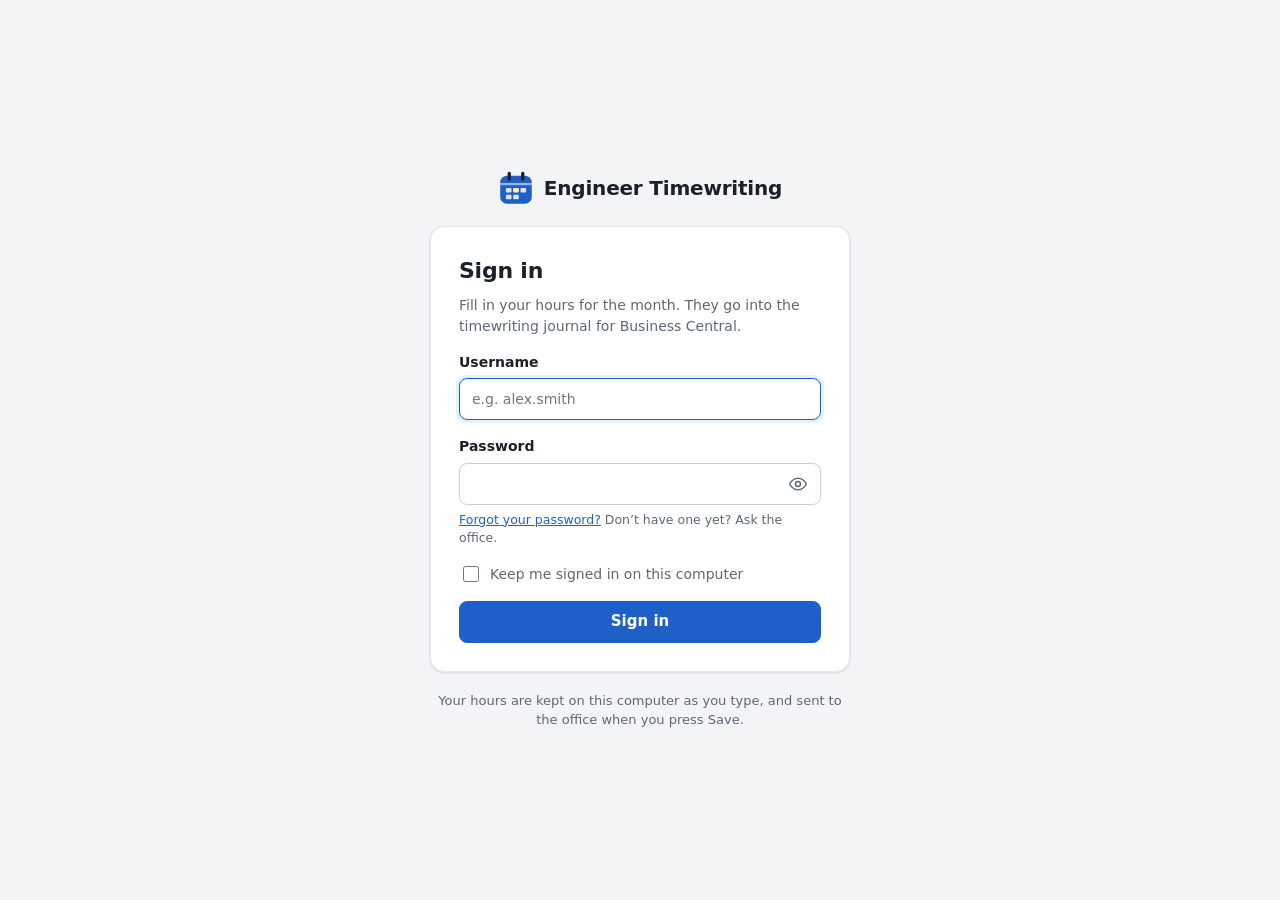
<file: site/index.html>
<!doctype html>
<html lang="en">
<head>
  <meta charset="utf-8">
  <meta name="viewport" content="width=device-width, initial-scale=1">
  <meta http-equiv="Content-Security-Policy" content="default-src 'none'; script-src 'self'; style-src 'self'; img-src 'self' data:; connect-src 'self' https://api.github.com; object-src 'none'; base-uri 'none'; form-action 'none'; frame-src 'none'; worker-src 'none'; manifest-src 'none'; require-trusted-types-for 'script'; trusted-types 'none'; upgrade-insecure-requests">
  <meta name="referrer" content="no-referrer">
  <meta name="robots" content="noindex">
  <title>Sign in · Engineer Timewriting</title>
  <link rel="icon" href="assets/favicon.svg" type="image/svg+xml">
  <link rel="stylesheet" href="assets/styles.css">
  <script type="module" src="assets/signin.js"></script>
</head>
<body class="signin-page">
  <main class="signin">
    <div class="brand brand-lg">
      <svg viewBox="0 0 32 32" aria-hidden="true"><rect class="bm-bg" x="2" y="5" width="28" height="25" rx="6"/><path class="bm-line" d="M2 12.5h28"/><path class="bm-pin" d="M10 3v5M22 3v5"/><rect class="bm-cell" x="7" y="16" width="5" height="4" rx="1"/><rect class="bm-cell bm-hot" x="13.5" y="16" width="5" height="4" rx="1"/><rect class="bm-cell" x="20" y="16" width="5" height="4" rx="1"/><rect class="bm-cell" x="7" y="22" width="5" height="4" rx="1"/><rect class="bm-cell" x="13.5" y="22" width="5" height="4" rx="1"/></svg>
      <span>Engineer Timewriting</span>
    </div>
    <form id="signin-form" class="card signin-card" novalidate>
      <h1>Sign in</h1>
      <p class="muted">Fill in your hours for the month. They go into the timewriting journal for Business Central.</p>
      <label class="field">
        <span>Username</span>
        <input id="username" name="username" autocomplete="username" autocapitalize="none" spellcheck="false" maxlength="40" placeholder="e.g. alex.smith" required>
      </label>
      <label class="field">
        <span>Password</span>
        <span class="password-wrap">
          <input id="password" name="password" type="password" autocomplete="current-password" required>
          <button id="peek" class="peek-btn" type="button" aria-label="Hold to show the password" title="Hold to show the password">
            <svg viewBox="0 0 24 24" aria-hidden="true"><path class="eye" d="M2 12s3.6-7 10-7 10 7 10 7-3.6 7-10 7S2 12 2 12z"/><circle class="eye" cx="12" cy="12" r="3"/><path class="slash" d="M4 4l16 16"/></svg>
          </button>
        </span>
        <small><a href="forgot.html">Forgot your password?</a> Don’t have one yet? Ask the office.</small>
      </label>
      <label class="check"><input id="remember" type="checkbox"> Keep me signed in on this computer</label>
      <p id="message" class="form-message" role="alert" hidden></p>
      <button id="submit" class="btn btn-primary btn-block" type="submit">Sign in</button>
    </form>
    <p class="signin-foot muted">Your hours are kept on this computer as you type, and sent to the office when you press Save.</p>
  </main>
</body>
</html>
</file>
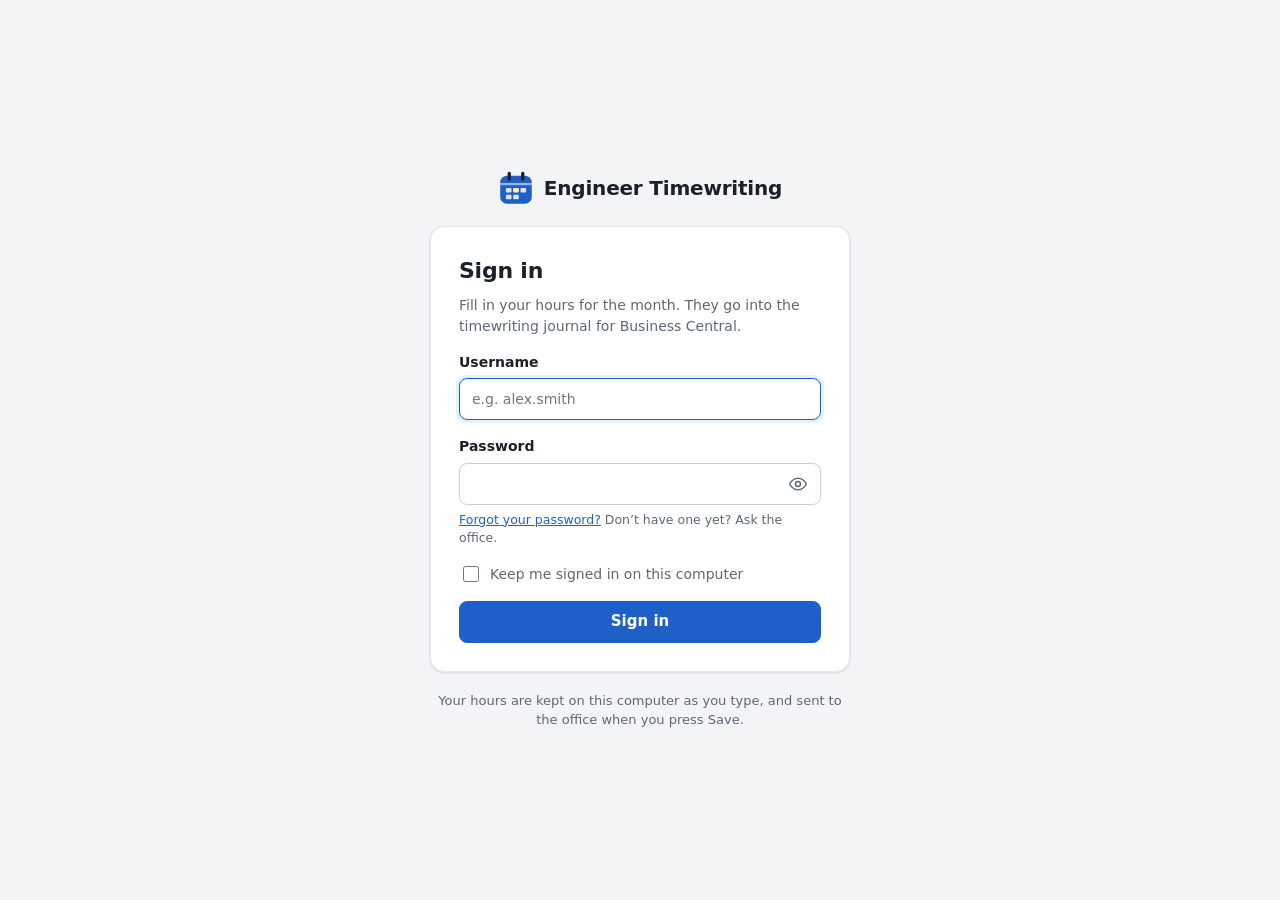
<file: site/admin.html>
<!doctype html>
<html lang="en">
<head>
  <meta charset="utf-8">
  <meta name="viewport" content="width=device-width, initial-scale=1">
  <meta http-equiv="Content-Security-Policy" content="default-src 'none'; script-src 'self'; style-src 'self'; img-src 'self' data:; connect-src 'self' https://api.github.com; object-src 'none'; base-uri 'none'; form-action 'none'; frame-src 'none'; worker-src 'none'; manifest-src 'none'; require-trusted-types-for 'script'; trusted-types 'none'; upgrade-insecure-requests">
  <meta name="referrer" content="no-referrer">
  <meta name="robots" content="noindex">
  <title>Admin · Engineer Timewriting</title>
  <link rel="icon" href="assets/favicon.svg" type="image/svg+xml">
  <link rel="stylesheet" href="assets/styles.css">
  <script type="module" src="assets/admin.js"></script>
</head>
<body class="home-page">
  <header class="topbar">
    <a class="brand" href="admin.html">
      <svg viewBox="0 0 32 32" aria-hidden="true"><rect class="bm-bg" x="2" y="5" width="28" height="25" rx="6"/><path class="bm-line" d="M2 12.5h28"/><path class="bm-pin" d="M10 3v5M22 3v5"/><rect class="bm-cell" x="7" y="16" width="5" height="4" rx="1"/><rect class="bm-cell bm-hot" x="13.5" y="16" width="5" height="4" rx="1"/><rect class="bm-cell" x="20" y="16" width="5" height="4" rx="1"/><rect class="bm-cell" x="7" y="22" width="5" height="4" rx="1"/><rect class="bm-cell" x="13.5" y="22" width="5" height="4" rx="1"/></svg>
      <span>Engineer Timewriting</span>
    </a>
    <span class="topbar-title">Admin</span>
    <div class="user">
      <a id="timesheets-link" class="btn btn-sm" href="home.html" hidden>My timesheets</a>
      <span id="user-name" class="user-name"></span>
      <a class="btn btn-ghost btn-sm" href="settings.html">Settings</a>
      <a class="btn btn-ghost btn-sm" href="index.html?signout=1">Sign out</a>
    </div>
  </header>

  <main class="home home-wide">
    <div id="notices" class="notices" aria-live="polite"></div>

    <section id="jobs-card" class="card admin-card" aria-labelledby="jobs-title">
      <div class="card-head">
        <h1 id="jobs-title">Job list</h1>
        <p id="jobs-current" class="muted">Loading…</p>
      </div>
      <div class="card-body">
        <label id="dropzone" class="dropzone">
          <input id="report-file" class="sr-only" type="file" accept=".xlsx,application/vnd.openxmlformats-officedocument.spreadsheetml.sheet">
          <span class="dropzone-icon" aria-hidden="true">⇪</span>
          <strong>Upload a new Job Task Overview report</strong>
          <span class="muted">Drop the .xlsx exported from Business Central here, or click to choose it. It replaces the current report.</span>
        </label>
        <ol id="upload-steps" class="steps" aria-live="polite" hidden></ol>
      </div>
    </section>

    <section id="sheets-card" class="card admin-card" aria-labelledby="sheets-title">
      <div class="card-head">
        <h2 id="sheets-title">Timesheets from spreadsheets</h2>
        <p class="muted">When engineers send you their timesheet spreadsheets, drop them all here. Each one fills in that engineer’s month as if they’d typed it in themselves. Check the list, press Allow write access, then Save: nothing is saved before that.</p>
      </div>
      <div class="card-body">
        <label id="sheet-drop" class="dropzone disabled">
          <input id="sheet-files" class="sr-only" type="file" multiple disabled accept=".xlsx,.xlsm,application/vnd.openxmlformats-officedocument.spreadsheetml.sheet,application/vnd.ms-excel.sheet.macroEnabled.12">
          <span class="dropzone-icon" aria-hidden="true">⇪</span>
          <strong>Drop engineers’ timesheet spreadsheets here</strong>
          <span id="sheet-drop-hint" class="muted">Any number of .xlsx files at once, or click to choose them. The first sheet of each is read on this computer; who and which month come from the spreadsheet.</span>
        </label>
        <div id="sheet-list" aria-live="polite"></div>
      </div>
    </section>

    <section id="staff-card" class="card admin-card" aria-labelledby="staff-title">
      <div class="card-head">
        <h2 id="staff-title">Engineers</h2>
        <p class="muted">Who can sign in to fill in timesheets, and the recharge rate (per hour) used in their journal lines. Changes apply to every month that isn’t closed.</p>
      </div>
      <div id="staff" class="card-body"><p class="muted">Loading…</p></div>
    </section>

    <section id="journals-card" class="card admin-card" aria-labelledby="journals-title">
      <div class="card-head">
        <h2 id="journals-title">Journals</h2>
        <p class="muted">Rebuilt automatically each time an engineer saves. Download the journal (Excel) to upload to Business Central, then <strong>Close</strong> the month: that freezes its journal, so later changes to timesheets or rates don’t alter it.</p>
        <label class="check workbook-option"><input id="include-empty" type="checkbox" checked> Include jobs with no hours in the engineer workbooks</label>
      </div>
      <div id="journals" class="card-body"><p class="muted">Loading…</p></div>
    </section>
  </main>
</body>
</html>
</file>
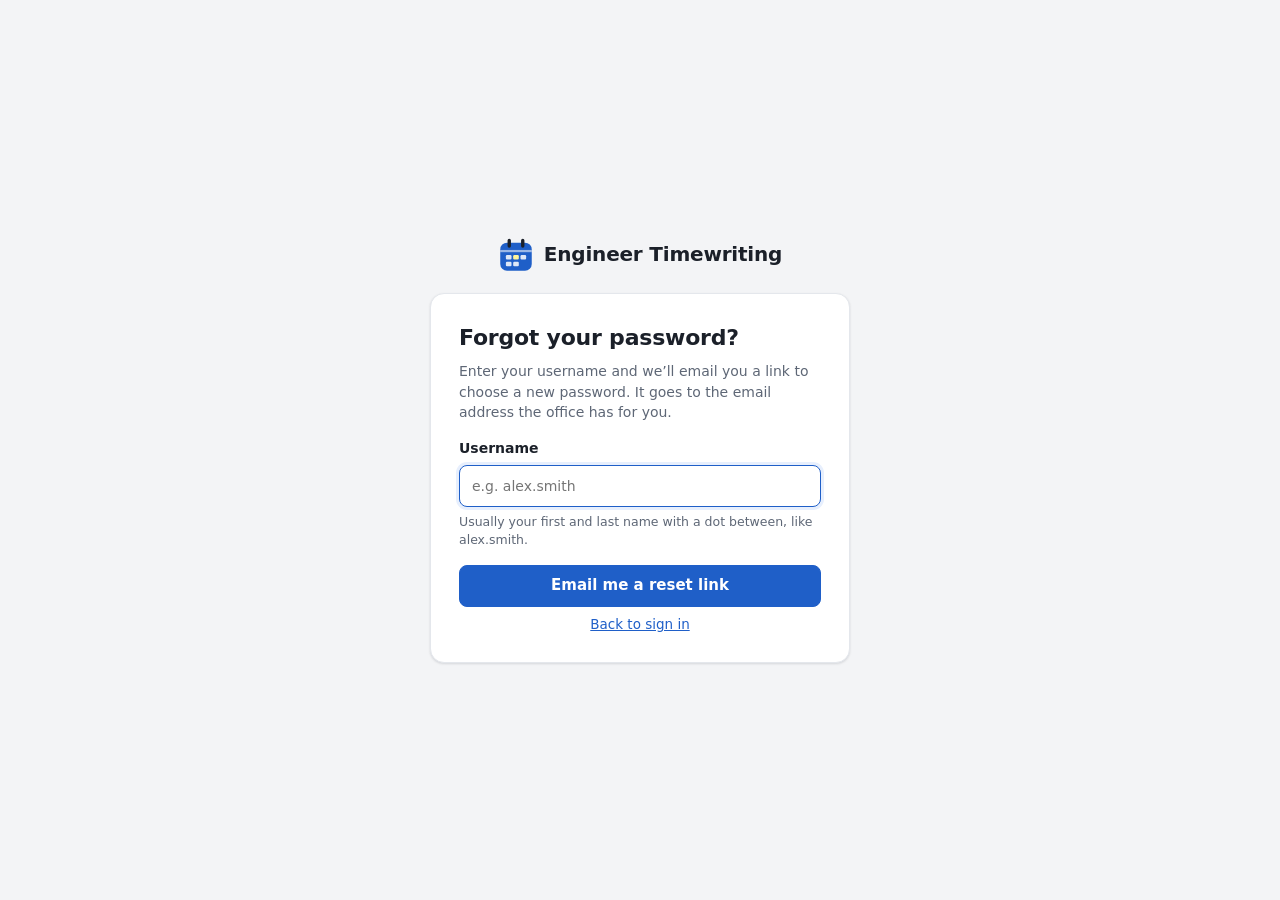
<file: site/forgot.html>
<!doctype html>
<html lang="en">
<head>
  <meta charset="utf-8">
  <meta name="viewport" content="width=device-width, initial-scale=1">
  <meta http-equiv="Content-Security-Policy" content="default-src 'none'; script-src 'self'; style-src 'self'; img-src 'self' data:; connect-src 'self' https://script.google.com https://script.googleusercontent.com; object-src 'none'; base-uri 'none'; form-action 'none'; frame-src 'none'; worker-src 'none'; manifest-src 'none'; require-trusted-types-for 'script'; trusted-types 'none'; upgrade-insecure-requests">
  <meta name="referrer" content="no-referrer">
  <meta name="robots" content="noindex">
  <title>Forgot your password · Engineer Timewriting</title>
  <link rel="icon" href="assets/favicon.svg" type="image/svg+xml">
  <link rel="stylesheet" href="assets/styles.css">
  <script type="module" src="assets/forgot.js"></script>
</head>
<body class="signin-page">
  <main class="signin">
    <div class="brand brand-lg">
      <svg viewBox="0 0 32 32" aria-hidden="true"><rect class="bm-bg" x="2" y="5" width="28" height="25" rx="6"/><path class="bm-line" d="M2 12.5h28"/><path class="bm-pin" d="M10 3v5M22 3v5"/><rect class="bm-cell" x="7" y="16" width="5" height="4" rx="1"/><rect class="bm-cell bm-hot" x="13.5" y="16" width="5" height="4" rx="1"/><rect class="bm-cell" x="20" y="16" width="5" height="4" rx="1"/><rect class="bm-cell" x="7" y="22" width="5" height="4" rx="1"/><rect class="bm-cell" x="13.5" y="22" width="5" height="4" rx="1"/></svg>
      <span>Engineer Timewriting</span>
    </div>
    <form id="forgot-form" class="card signin-card" novalidate>
      <h1>Forgot your password?</h1>
      <p id="forgot-intro" class="muted">Enter your username and we’ll email you a link to choose a new password. It goes to the email address the office has for you.</p>
      <label class="field">
        <span>Username</span>
        <input id="username" name="username" autocomplete="username" autocapitalize="none" spellcheck="false" maxlength="40" placeholder="e.g. alex.smith" required>
        <small>Usually your first and last name with a dot between, like alex.smith.</small>
      </label>
      <p id="message" class="form-message" role="alert" hidden></p>
      <button id="submit" class="btn btn-primary btn-block" type="submit">Email me a reset link</button>
      <p class="signin-alt"><a href="index.html">Back to sign in</a></p>
    </form>
    <section id="sent" class="card signin-card" hidden aria-labelledby="sent-title">
      <h1 id="sent-title">Check your email</h1>
      <p>If <strong id="sent-user"></strong> has an email address with the office, a link to choose a new password is on its way.</p>
      <ul class="plain-list muted">
        <li>It usually arrives within a couple of minutes. Check your junk folder too.</li>
        <li>The link works once, for an hour. Your old password keeps working until you use it.</li>
        <li>Nothing arrived? Ask the office for a new password.</li>
      </ul>
      <a class="btn btn-block" href="index.html">Back to sign in</a>
    </section>
    <section id="mail" class="card signin-card" hidden aria-labelledby="mail-title">
      <h1 id="mail-title">Now send the email</h1>
      <p>Your email app should have opened an email to the office asking for a reset link for <strong id="mail-user"></strong>. Send it from your own email.</p>
      <p class="muted">No email app opened? Email <strong id="mail-to"></strong> with the subject “<span id="mail-subject"></span>”.</p>
      <ul class="plain-list muted">
        <li>The link goes to the email address the office has for you, usually within an hour: the website checks the office’s email every half hour or so. Check your junk folder too.</li>
        <li>The link works once, for an hour. Your old password keeps working until you use it.</li>
        <li>Nothing arrived? Ask the office for a new password.</li>
      </ul>
      <a id="mail-link" class="btn btn-block" href="index.html">Open the email again</a>
      <a class="btn btn-ghost btn-block" href="index.html">Back to sign in</a>
    </section>
    <section id="off" class="card signin-card" hidden>
      <h1>Forgot your password?</h1>
      <p>Resetting a password by email isn’t switched on yet. Please ask the office for a new password.</p>
      <a class="btn btn-block" href="index.html">Back to sign in</a>
    </section>
  </main>
</body>
</html>
</file>
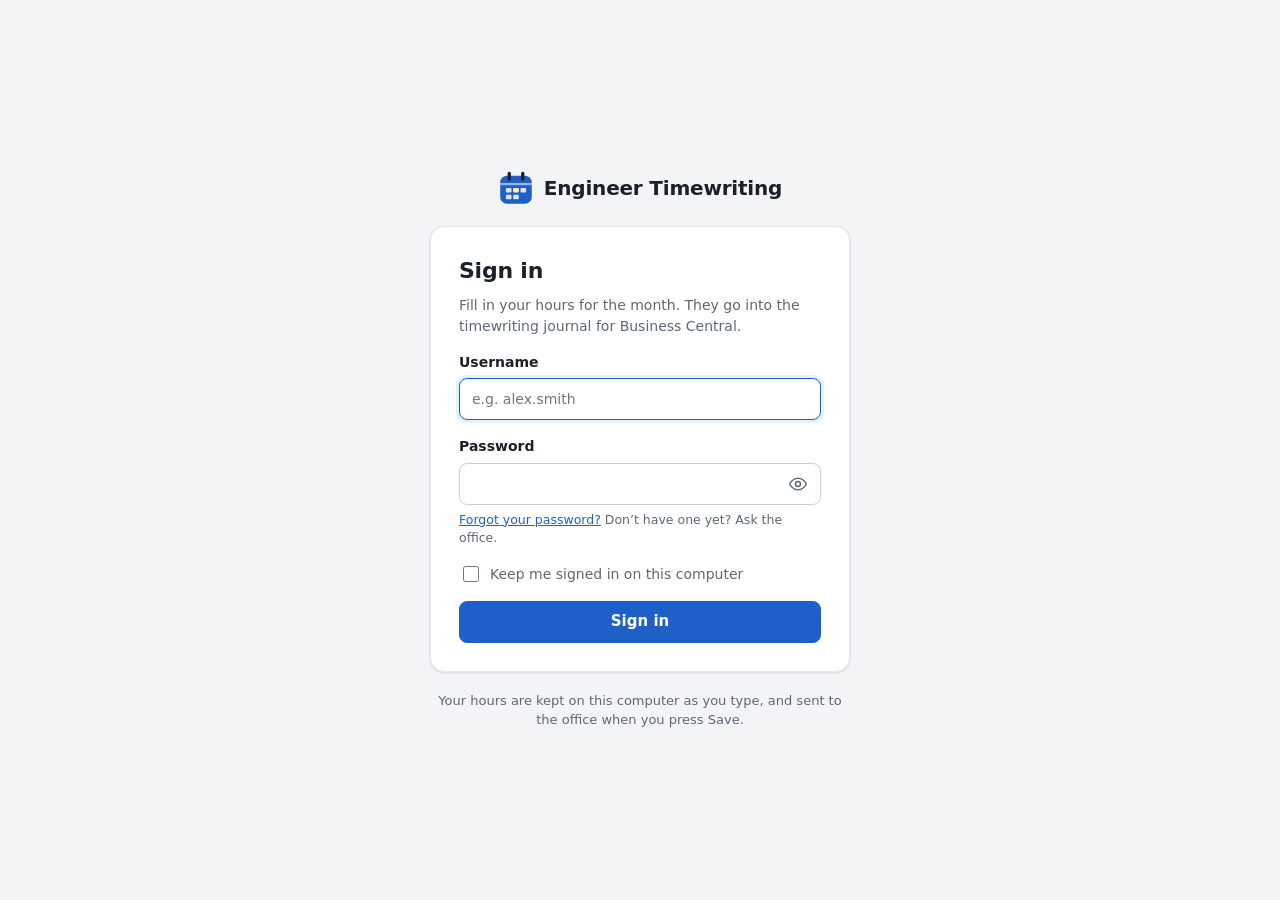
<file: site/home.html>
<!doctype html>
<html lang="en">
<head>
  <meta charset="utf-8">
  <meta name="viewport" content="width=device-width, initial-scale=1">
  <meta http-equiv="Content-Security-Policy" content="default-src 'none'; script-src 'self'; style-src 'self'; img-src 'self' data:; connect-src 'self' https://api.github.com; object-src 'none'; base-uri 'none'; form-action 'none'; frame-src 'none'; worker-src 'none'; manifest-src 'none'; require-trusted-types-for 'script'; trusted-types 'none'; upgrade-insecure-requests">
  <meta name="referrer" content="no-referrer">
  <meta name="robots" content="noindex">
  <title>My timesheets · Engineer Timewriting</title>
  <link rel="icon" href="assets/favicon.svg" type="image/svg+xml">
  <link rel="stylesheet" href="assets/styles.css">
  <script type="module" src="assets/home.js"></script>
</head>
<body class="home-page">
  <header class="topbar">
    <a class="brand" href="home.html">
      <svg viewBox="0 0 32 32" aria-hidden="true"><rect class="bm-bg" x="2" y="5" width="28" height="25" rx="6"/><path class="bm-line" d="M2 12.5h28"/><path class="bm-pin" d="M10 3v5M22 3v5"/><rect class="bm-cell" x="7" y="16" width="5" height="4" rx="1"/><rect class="bm-cell bm-hot" x="13.5" y="16" width="5" height="4" rx="1"/><rect class="bm-cell" x="20" y="16" width="5" height="4" rx="1"/><rect class="bm-cell" x="7" y="22" width="5" height="4" rx="1"/><rect class="bm-cell" x="13.5" y="22" width="5" height="4" rx="1"/></svg>
      <span>Engineer Timewriting</span>
    </a>
    <span></span>
    <div class="user">
      <a id="admin-link" class="btn btn-sm" href="admin.html" hidden>Admin</a>
      <span id="user-name" class="user-name"></span>
      <a class="btn btn-ghost btn-sm" href="settings.html">Settings</a>
      <a class="btn btn-ghost btn-sm" href="index.html?signout=1">Sign out</a>
    </div>
  </header>

  <main class="home">
    <div id="notices" class="notices" aria-live="polite"></div>

    <section class="card sheets-card" aria-labelledby="all-sheets">
      <div class="sheets-head sheets-head-actions">
        <div>
          <h1 id="all-sheets">Your timesheets</h1>
          <p id="sheets-hint" class="muted">Open a month to fill in or change your hours. <strong>New timesheet</strong> starts another month, empty or with the job template copied from one you’ve done before.</p>
        </div>
        <button id="new-sheet" class="btn btn-primary" type="button" hidden>New timesheet</button>
      </div>
      <div id="new-panel" class="new-panel" hidden></div>
      <div id="sheets" class="sheets-body"><p class="muted pad">Loading…</p></div>
    </section>

    <p id="meta" class="meta"></p>
  </main>
</body>
</html>
</file>
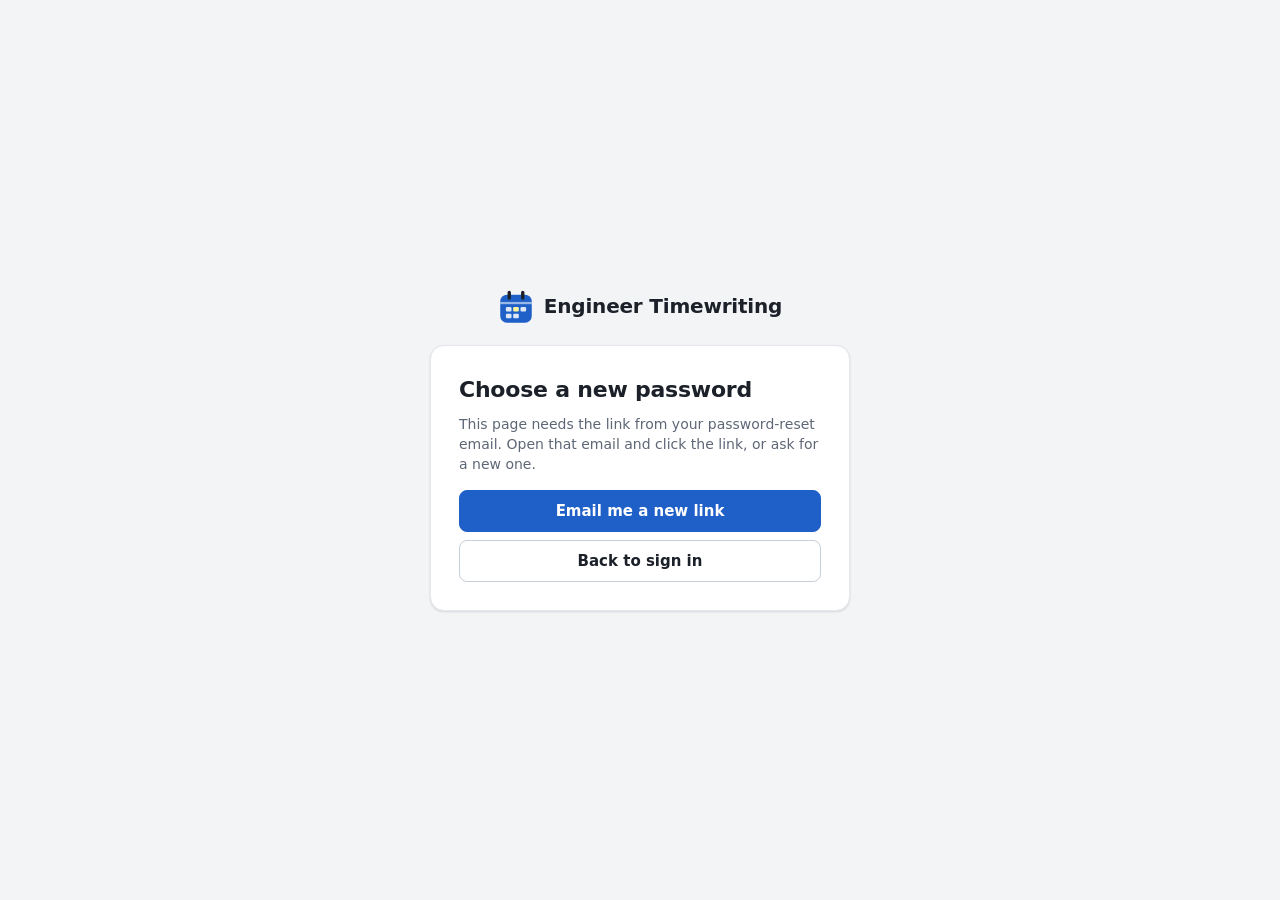
<file: site/reset.html>
<!doctype html>
<html lang="en">
<head>
  <meta charset="utf-8">
  <meta name="viewport" content="width=device-width, initial-scale=1">
  <meta http-equiv="Content-Security-Policy" content="default-src 'none'; script-src 'self'; style-src 'self'; img-src 'self' data:; connect-src 'self' https://api.github.com; object-src 'none'; base-uri 'none'; form-action 'none'; frame-src 'none'; worker-src 'none'; manifest-src 'none'; require-trusted-types-for 'script'; trusted-types 'none'; upgrade-insecure-requests">
  <meta name="referrer" content="no-referrer">
  <meta name="robots" content="noindex">
  <title>Choose a new password · Engineer Timewriting</title>
  <link rel="icon" href="assets/favicon.svg" type="image/svg+xml">
  <link rel="stylesheet" href="assets/styles.css">
  <script type="module" src="assets/reset.js"></script>
</head>
<body class="signin-page">
  <main class="signin">
    <div class="brand brand-lg">
      <svg viewBox="0 0 32 32" aria-hidden="true"><rect class="bm-bg" x="2" y="5" width="28" height="25" rx="6"/><path class="bm-line" d="M2 12.5h28"/><path class="bm-pin" d="M10 3v5M22 3v5"/><rect class="bm-cell" x="7" y="16" width="5" height="4" rx="1"/><rect class="bm-cell bm-hot" x="13.5" y="16" width="5" height="4" rx="1"/><rect class="bm-cell" x="20" y="16" width="5" height="4" rx="1"/><rect class="bm-cell" x="7" y="22" width="5" height="4" rx="1"/><rect class="bm-cell" x="13.5" y="22" width="5" height="4" rx="1"/></svg>
      <span>Engineer Timewriting</span>
    </div>
    <section id="status" class="card signin-card" aria-live="polite">
      <h1 id="status-title">Checking your link…</h1>
      <p id="status-text" class="muted">This takes a moment.</p>
      <div id="status-actions"></div>
    </section>
    <form id="reset-form" class="card signin-card" novalidate hidden>
      <h1>Choose a new password</h1>
      <p class="muted">For <strong id="reset-user"></strong>. Use at least 12 characters: a few words with spaces works well. Capitals, spaces and dashes don’t matter.</p>
      <label class="field">
        <span>New password</span>
        <span class="password-wrap">
          <input id="new-password" type="password" autocomplete="new-password" required>
          <button id="peek-new" class="peek-btn" type="button" aria-label="Hold to show the password" title="Hold to show the password">
            <svg viewBox="0 0 24 24" aria-hidden="true"><path class="eye" d="M2 12s3.6-7 10-7 10 7 10 7-3.6 7-10 7S2 12 2 12z"/><circle class="eye" cx="12" cy="12" r="3"/><path class="slash" d="M4 4l16 16"/></svg>
          </button>
        </span>
      </label>
      <label class="field">
        <span>New password again</span>
        <span class="password-wrap">
          <input id="new-password-again" type="password" autocomplete="new-password" required>
          <button id="peek-again" class="peek-btn" type="button" aria-label="Hold to show the password" title="Hold to show the password">
            <svg viewBox="0 0 24 24" aria-hidden="true"><path class="eye" d="M2 12s3.6-7 10-7 10 7 10 7-3.6 7-10 7S2 12 2 12z"/><circle class="eye" cx="12" cy="12" r="3"/><path class="slash" d="M4 4l16 16"/></svg>
          </button>
        </span>
      </label>
      <p id="message" class="form-message" role="alert" hidden></p>
      <button id="submit" class="btn btn-primary btn-block" type="submit">Set my new password</button>
      <p class="signin-alt muted">This link works once, until <span id="reset-expires"></span>.</p>
    </form>
  </main>
</body>
</html>
</file>
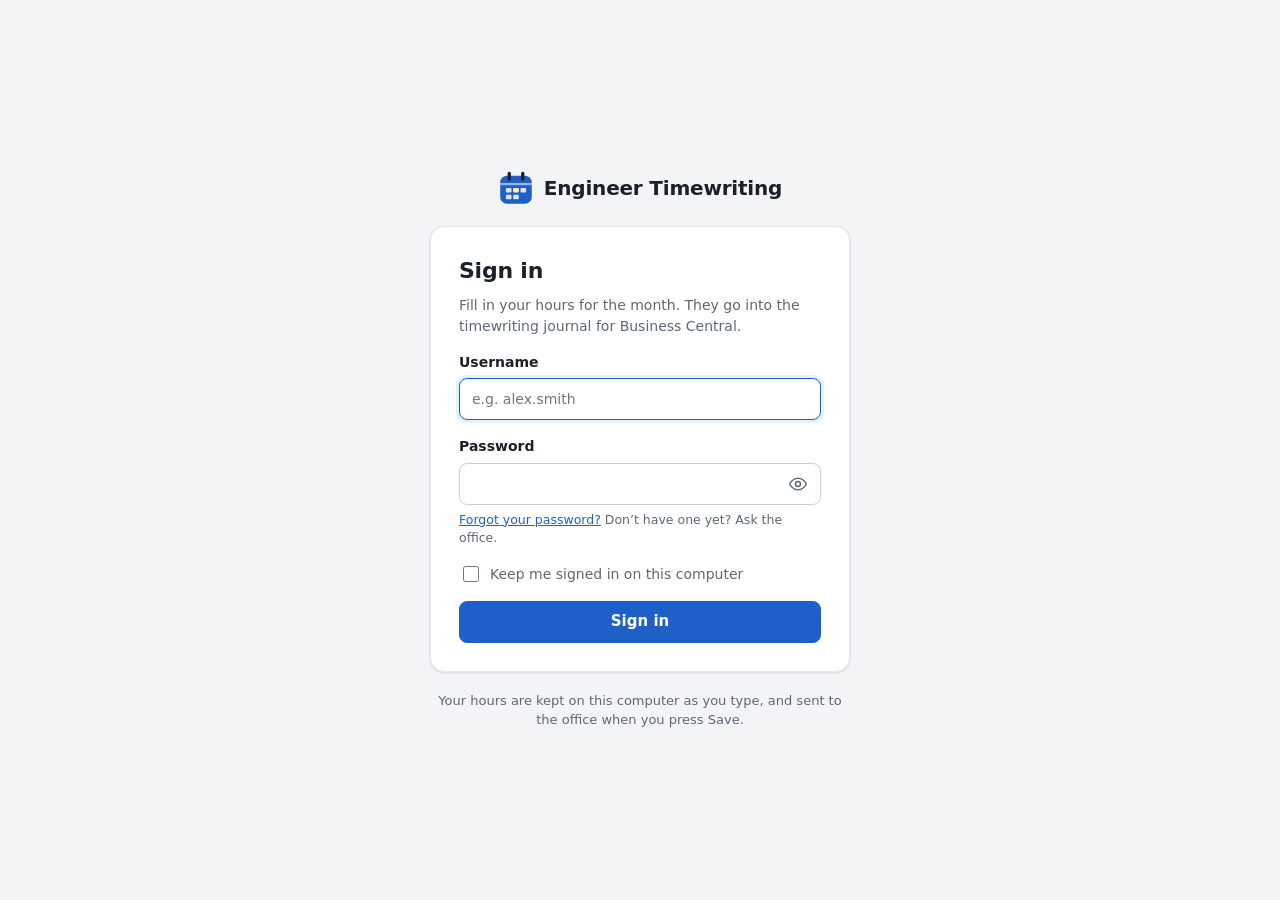
<file: site/settings.html>
<!doctype html>
<html lang="en">
<head>
  <meta charset="utf-8">
  <meta name="viewport" content="width=device-width, initial-scale=1">
  <meta http-equiv="Content-Security-Policy" content="default-src 'none'; script-src 'self'; style-src 'self'; img-src 'self' data:; connect-src 'self' https://api.github.com; object-src 'none'; base-uri 'none'; form-action 'none'; frame-src 'none'; worker-src 'none'; manifest-src 'none'; require-trusted-types-for 'script'; trusted-types 'none'; upgrade-insecure-requests">
  <meta name="referrer" content="no-referrer">
  <meta name="robots" content="noindex">
  <title>Settings · Engineer Timewriting</title>
  <link rel="icon" href="assets/favicon.svg" type="image/svg+xml">
  <link rel="stylesheet" href="assets/styles.css">
  <script type="module" src="assets/settings.js"></script>
</head>
<body class="home-page">
  <header class="topbar">
    <a class="brand" href="home.html">
      <svg viewBox="0 0 32 32" aria-hidden="true"><rect class="bm-bg" x="2" y="5" width="28" height="25" rx="6"/><path class="bm-line" d="M2 12.5h28"/><path class="bm-pin" d="M10 3v5M22 3v5"/><rect class="bm-cell" x="7" y="16" width="5" height="4" rx="1"/><rect class="bm-cell bm-hot" x="13.5" y="16" width="5" height="4" rx="1"/><rect class="bm-cell" x="20" y="16" width="5" height="4" rx="1"/><rect class="bm-cell" x="7" y="22" width="5" height="4" rx="1"/><rect class="bm-cell" x="13.5" y="22" width="5" height="4" rx="1"/></svg>
      <span>Engineer Timewriting</span>
    </a>
    <span></span>
    <div class="user">
      <a id="timesheets-link" class="btn btn-sm" href="home.html" hidden>My timesheets</a>
      <a id="admin-link" class="btn btn-sm" href="admin.html" hidden>Admin</a>
      <span id="user-name" class="user-name"></span>
      <a class="btn btn-ghost btn-sm" href="index.html?signout=1">Sign out</a>
    </div>
  </header>

  <main class="settings">
    <div id="notices" class="notices" aria-live="polite"></div>
    <h1 class="page-title">Settings</h1>

    <section class="card settings-card" aria-labelledby="account-title">
      <h2 id="account-title">Your account</h2>
      <dl class="facts">
        <div><dt>Name</dt><dd id="acct-name">…</dd></div>
        <div><dt>Username</dt><dd id="acct-username">…</dd></div>
        <div><dt>Access</dt><dd id="acct-role">…</dd></div>
      </dl>
    </section>

    <section class="card settings-card" aria-labelledby="pw-title">
      <h2 id="pw-title">Change your password</h2>
      <form id="pw-form" class="settings-form" novalidate>
        <p class="muted">Choose a password only you know: at least 12 characters (a few words with spaces works well). Capitals, spaces and dashes don’t matter. The office never sees it.</p>
        <label class="field">
          <span>Current password</span>
          <span class="password-wrap">
            <input id="current-password" type="password" autocomplete="current-password" required>
            <button id="peek-current" class="peek-btn" type="button" aria-label="Hold to show the password" title="Hold to show the password">
              <svg viewBox="0 0 24 24" aria-hidden="true"><path class="eye" d="M2 12s3.6-7 10-7 10 7 10 7-3.6 7-10 7S2 12 2 12z"/><circle class="eye" cx="12" cy="12" r="3"/><path class="slash" d="M4 4l16 16"/></svg>
            </button>
          </span>
        </label>
        <label class="field">
          <span>New password</span>
          <span class="password-wrap">
            <input id="new-password" type="password" autocomplete="new-password" required>
            <button id="peek-new" class="peek-btn" type="button" aria-label="Hold to show the password" title="Hold to show the password">
              <svg viewBox="0 0 24 24" aria-hidden="true"><path class="eye" d="M2 12s3.6-7 10-7 10 7 10 7-3.6 7-10 7S2 12 2 12z"/><circle class="eye" cx="12" cy="12" r="3"/><path class="slash" d="M4 4l16 16"/></svg>
            </button>
          </span>
        </label>
        <label class="field">
          <span>New password again</span>
          <span class="password-wrap">
            <input id="new-password-again" type="password" autocomplete="new-password" required>
            <button id="peek-again" class="peek-btn" type="button" aria-label="Hold to show the password" title="Hold to show the password">
              <svg viewBox="0 0 24 24" aria-hidden="true"><path class="eye" d="M2 12s3.6-7 10-7 10 7 10 7-3.6 7-10 7S2 12 2 12z"/><circle class="eye" cx="12" cy="12" r="3"/><path class="slash" d="M4 4l16 16"/></svg>
            </button>
          </span>
        </label>
        <p id="pw-message" class="form-message" role="alert" hidden></p>
        <p id="pw-done" class="form-ok" role="status" hidden></p>
        <button id="pw-submit" class="btn btn-primary" type="submit">Change password</button>
      </form>
    </section>

    <section class="card settings-card" aria-labelledby="email-title">
      <h2 id="email-title">Password reset email</h2>
      <p id="email-text" class="muted">Loading…</p>
    </section>
  </main>
</body>
</html>
</file>
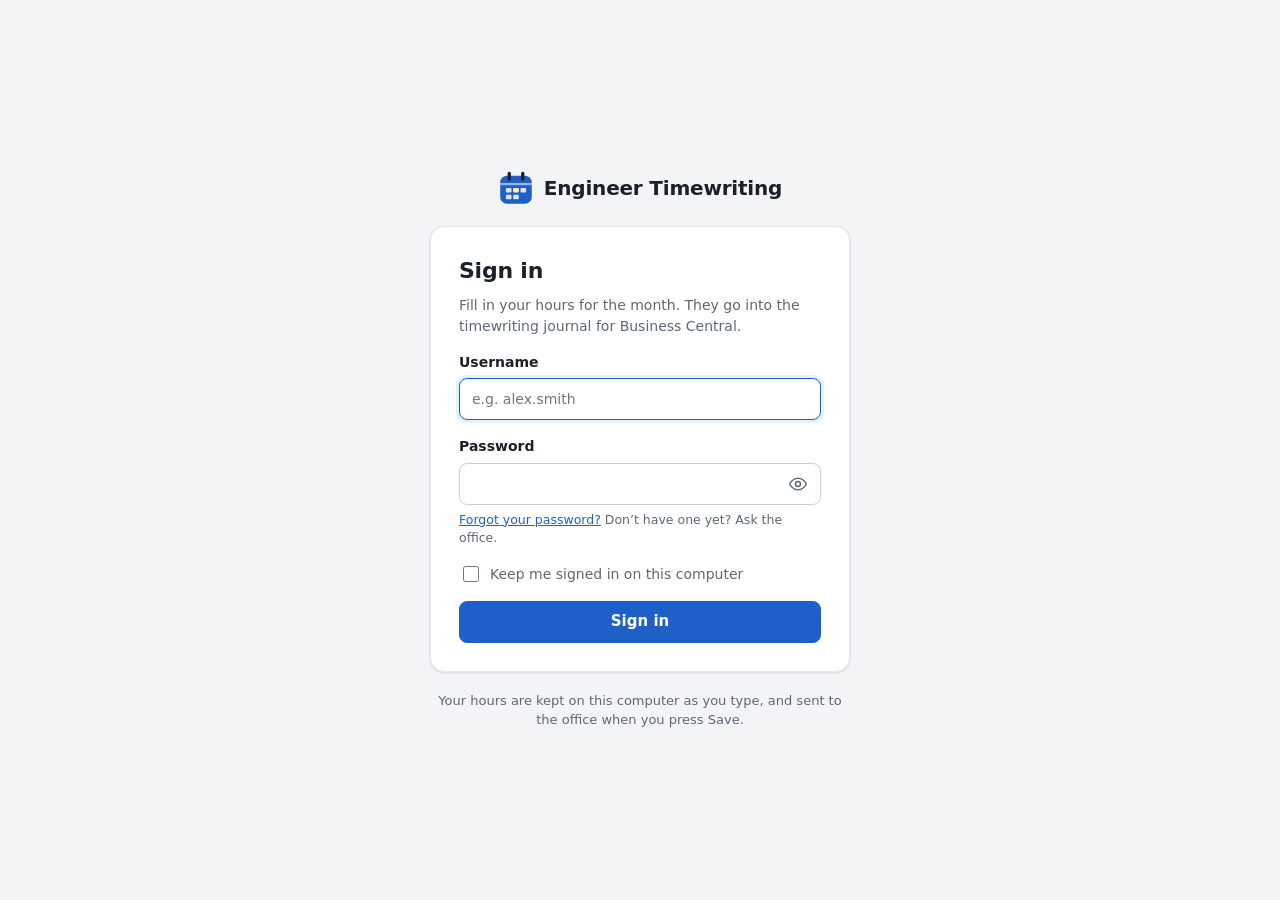
<file: site/timesheet.html>
<!doctype html>
<html lang="en">
<head>
  <meta charset="utf-8">
  <meta name="viewport" content="width=device-width, initial-scale=1">
  <meta http-equiv="Content-Security-Policy" content="default-src 'none'; script-src 'self'; style-src 'self'; img-src 'self' data:; connect-src 'self' https://api.github.com; object-src 'none'; base-uri 'none'; form-action 'none'; frame-src 'none'; worker-src 'none'; manifest-src 'none'; require-trusted-types-for 'script'; trusted-types 'none'; upgrade-insecure-requests">
  <meta name="referrer" content="no-referrer">
  <meta name="robots" content="noindex">
  <title>Timesheet · Engineer Timewriting</title>
  <link rel="icon" href="assets/favicon.svg" type="image/svg+xml">
  <link rel="stylesheet" href="assets/styles.css">
  <script type="module" src="assets/timesheet.js"></script>
</head>
<body class="app-page">
  <header class="topbar">
    <a class="brand" href="home.html">
      <svg viewBox="0 0 32 32" aria-hidden="true"><rect class="bm-bg" x="2" y="5" width="28" height="25" rx="6"/><path class="bm-line" d="M2 12.5h28"/><path class="bm-pin" d="M10 3v5M22 3v5"/><rect class="bm-cell" x="7" y="16" width="5" height="4" rx="1"/><rect class="bm-cell bm-hot" x="13.5" y="16" width="5" height="4" rx="1"/><rect class="bm-cell" x="20" y="16" width="5" height="4" rx="1"/><rect class="bm-cell" x="7" y="22" width="5" height="4" rx="1"/><rect class="bm-cell" x="13.5" y="22" width="5" height="4" rx="1"/></svg>
      <span>Engineer Timewriting</span>
    </a>
    <nav class="month-nav" aria-label="Month">
      <button id="prev-month" class="icon-btn" type="button" aria-label="Previous month">‹</button>
      <h1 id="month-label" class="month-label">&nbsp;</h1>
      <button id="next-month" class="icon-btn" type="button" aria-label="Next month">›</button>
    </nav>
    <div class="user">
      <a class="btn btn-sm" href="home.html">My timesheets</a>
      <span id="user-name" class="user-name"></span>
      <a class="btn btn-ghost btn-sm" href="settings.html">Settings</a>
      <a class="btn btn-ghost btn-sm" href="index.html?signout=1">Sign out</a>
    </div>
  </header>

  <main class="app-main">
    <div id="notices" class="notices" aria-live="polite"></div>
    <div id="loading" class="loading">Opening the job list…</div>
    <div id="grid-wrap" class="grid-wrap" hidden></div>
    <p id="meta" class="meta"></p>
  </main>

  <footer id="savebar" class="savebar" hidden>
    <div class="savebar-status"><span id="save-status" class="save-status" aria-live="polite"></span></div>
    <div id="totals" class="savebar-totals"></div>
    <div class="savebar-actions">
      <button id="sheet-btn" class="btn" type="button" title="Fill this month in from your own timesheet spreadsheet (.xlsx). You can also drop the file onto the page.">Load from spreadsheet</button>
      <input id="sheet-file" type="file" accept=".xlsx,.xlsm,application/vnd.openxmlformats-officedocument.spreadsheetml.sheet,application/vnd.ms-excel.sheet.macroEnabled.12" hidden>
      <button id="preview-btn" class="btn" type="button">Journal preview</button>
      <button id="save-btn" class="btn btn-primary" type="button" title="Save (Ctrl+S)">Save</button>
    </div>
  </footer>

  <dialog id="preview" class="dialog dialog-wide" aria-labelledby="preview-title">
    <div class="dialog-head">
      <h2 id="preview-title">Journal preview</h2>
      <button id="preview-close" class="icon-btn" type="button" aria-label="Close">×</button>
    </div>
    <div id="preview-body" class="dialog-body"></div>
  </dialog>

  <ul id="job-options" class="listbox" role="listbox" aria-label="Open jobs" hidden></ul>
</body>
</html>
</file>
<file: site/assets/styles.css>
/* Engineer Timewriting: one stylesheet for the sign-in and timesheet pages. */

:root {
  --bg: #f3f4f6;
  --surface: #ffffff;
  --head: #f8f9fb;
  --head-weekend: #eef0f4;
  --hover: #f5f7fa;
  --line: #e4e7ec;
  --line-strong: #c8ced8;
  --text: #1b2029;
  --muted: #5e6776;
  --faint: #8b93a1;
  --accent: #1f5fc8;
  --accent-hover: #194fa8;
  --accent-weak: #e7effd;
  --accent-text: #ffffff;
  --weekend: #f6f7f9;
  --today-col: #fffbea;
  --row-focus: rgba(31, 95, 200, 0.05);
  --filled: #f2f6fe;
  --capex: #6a3fc1;
  --capex-bg: #efe8fc;
  --revex: #0d7653;
  --revex-bg: #e1f4ec;
  --danger: #b4231a;
  --danger-bg: #fdeceb;
  --warn: #8a5800;
  --warn-bg: #fff4d9;
  --ok: #0d7653;
  --ok-bg: #e1f4ec;
  --info-bg: #eaf1fd;
  --yellow: #fff59a;
  --shadow: 0 1px 2px rgba(16, 24, 40, 0.05), 0 1px 3px rgba(16, 24, 40, 0.08);
  --shadow-lg: 0 12px 32px rgba(16, 24, 40, 0.16);
  --radius: 10px;
  --w-label: 300px;
  --w-type: 92px;
  --w-total: 64px;
  --w-day: 44px;
  --h-head: 46px;
  --row-h: 40px;
  color-scheme: light;
}

@media (prefers-color-scheme: dark) {
  :root:not([data-theme="light"]) {
    --bg: #0e1116;
    --surface: #161a20;
    --head: #1b2028;
    --head-weekend: #20262f;
    --hover: #1d222a;
    --line: #2a303a;
    --line-strong: #3b4350;
    --text: #e7eaef;
    --muted: #a3abb8;
    --faint: #7c8594;
    --accent: #6ea3ff;
    --accent-hover: #8db7ff;
    --accent-weak: #1b2a43;
    --accent-text: #0b1222;
    --weekend: #191d24;
    --today-col: #2a2614;
    --row-focus: rgba(110, 163, 255, 0.07);
    --filled: #1a2333;
    --capex: #c4a8ff;
    --capex-bg: #2a2143;
    --revex: #5fd3a7;
    --revex-bg: #12302a;
    --danger: #ff8d84;
    --danger-bg: #3a1c1a;
    --warn: #f0c35a;
    --warn-bg: #352b12;
    --ok: #5fd3a7;
    --ok-bg: #12302a;
    --info-bg: #17243a;
    --yellow: #5a5314;
    --shadow: 0 1px 2px rgba(0, 0, 0, 0.4);
    --shadow-lg: 0 12px 32px rgba(0, 0, 0, 0.5);
    color-scheme: dark;
  }
}

*, *::before, *::after { box-sizing: border-box; }

html, body { margin: 0; }

body {
  background: var(--bg);
  color: var(--text);
  font: 14px/1.45 system-ui, -apple-system, "Segoe UI", Roboto, "Helvetica Neue", Arial, sans-serif;
  -webkit-font-smoothing: antialiased;
}

button, input, select { font: inherit; color: inherit; }

[hidden] { display: none !important; }

.muted { color: var(--muted); }

/* ------------------------------------------------------------------ brand */

.brand {
  display: inline-flex;
  align-items: center;
  gap: 10px;
  color: var(--text);
  text-decoration: none;
  font-weight: 650;
  letter-spacing: -0.01em;
  white-space: nowrap;
}
.brand svg { width: 28px; height: 28px; flex: none; }
.brand-lg { font-size: 20px; }
.brand-lg svg { width: 36px; height: 36px; }
.bm-bg { fill: var(--accent); }
.bm-line { stroke: var(--accent-text); stroke-width: 2; opacity: 0.55; }
.bm-pin { stroke: var(--text); stroke-width: 3; stroke-linecap: round; }
.bm-cell { fill: var(--accent-text); opacity: 0.85; }
.bm-hot { fill: var(--yellow); opacity: 1; }

/* ---------------------------------------------------------------- buttons */

.btn {
  display: inline-flex;
  align-items: center;
  justify-content: center;
  gap: 6px;
  height: 36px;
  padding: 0 14px;
  border: 1px solid var(--line-strong);
  border-radius: 8px;
  background: var(--surface);
  color: var(--text);
  font-weight: 550;
  text-decoration: none;
  cursor: pointer;
  transition: background 0.15s, border-color 0.15s, box-shadow 0.15s;
}
.btn:hover { background: var(--hover); }
.btn:focus-visible, .icon-btn:focus-visible { outline: 2px solid var(--accent); outline-offset: 2px; }
.btn:disabled { opacity: 0.55; cursor: default; }
.btn-primary { background: var(--accent); border-color: var(--accent); color: var(--accent-text); }
.btn-primary:hover { background: var(--accent-hover); border-color: var(--accent-hover); }
.btn-primary.attention { box-shadow: 0 0 0 4px var(--accent-weak); }
.btn-ghost { border-color: transparent; background: transparent; }
.btn-sm { height: 30px; padding: 0 10px; font-size: 13px; }
.btn-block { width: 100%; height: 42px; font-size: 15px; }

.icon-btn {
  display: inline-grid;
  place-items: center;
  width: 32px;
  height: 32px;
  border: 0;
  border-radius: 8px;
  background: transparent;
  color: var(--muted);
  font-size: 20px;
  line-height: 1;
  cursor: pointer;
}
.icon-btn:hover { background: var(--hover); color: var(--text); }
.icon-btn:disabled { opacity: 0.4; cursor: default; }

/* --------------------------------------------------------------- sign in */

.signin-page { min-height: 100vh; display: grid; place-items: center; padding: 24px 16px; }
.signin { width: 100%; max-width: 420px; display: grid; gap: 20px; justify-items: center; }
.card { background: var(--surface); border: 1px solid var(--line); border-radius: 14px; box-shadow: var(--shadow); }
.signin-card { width: 100%; padding: 28px; display: grid; gap: 16px; }
.signin-card h1 { margin: 0; font-size: 22px; letter-spacing: -0.01em; }
.signin-card > p { margin: -8px 0 0; }
.field { display: grid; gap: 6px; }
.field > span { font-weight: 600; }
.field small { color: var(--muted); font-size: 12.5px; }
.field input {
  height: 42px;
  padding: 0 12px;
  border: 1px solid var(--line-strong);
  border-radius: 8px;
  background: var(--surface);
}
.field input:focus { outline: none; border-color: var(--accent); box-shadow: 0 0 0 3px var(--accent-weak); }
.check { display: flex; align-items: center; gap: 8px; color: var(--muted); }
.check input { width: 16px; height: 16px; accent-color: var(--accent); }
.form-message { margin: 0; padding: 10px 12px; border-radius: 8px; background: var(--danger-bg); color: var(--danger); }
.name-check { padding: 12px; border-radius: 8px; background: var(--warn-bg); color: var(--text); }
.name-check p { margin: 0 0 10px; }
.name-options { display: flex; flex-wrap: wrap; gap: 8px; }
.signin-foot { margin: 0; text-align: center; font-size: 13px; }
.signin a:not(.btn) { color: var(--accent); }
.signin a:not(.btn):hover { color: var(--accent-hover); }

/* --------------------------------------------------------------- app page */

.app-page { height: 100vh; height: 100dvh; display: flex; flex-direction: column; overflow: hidden; }

.topbar {
  flex: none;
  display: grid;
  grid-template-columns: 1fr auto 1fr;
  align-items: center;
  gap: 12px;
  height: 60px;
  padding: 0 16px;
  background: var(--surface);
  border-bottom: 1px solid var(--line);
}
.month-nav { display: flex; align-items: center; gap: 4px; }
.month-label { margin: 0; min-width: 170px; text-align: center; font-size: 18px; font-weight: 650; letter-spacing: -0.01em; }
.user { justify-self: end; display: flex; align-items: center; gap: 8px; min-width: 0; }
.user-name { font-weight: 600; overflow: hidden; text-overflow: ellipsis; white-space: nowrap; }

.app-main { flex: 1; min-height: 0; display: flex; flex-direction: column; gap: 12px; padding: 16px; }
.loading { padding: 48px 16px; text-align: center; color: var(--muted); }
.meta { flex: none; margin: 0; font-size: 12.5px; color: var(--faint); }

.notices { flex: none; display: grid; gap: 8px; }
.notices:empty { display: none; }
.notice {
  display: flex;
  flex-wrap: wrap;
  align-items: center;
  gap: 6px 12px;
  padding: 10px 14px;
  border-radius: 10px;
  border: 1px solid transparent;
}
.notice-text { flex: 1 1 320px; }
.notice-list { flex-basis: 100%; margin: 2px 0 0; padding-left: 20px; }
.notice-info { background: var(--info-bg); }
.notice-warn { background: var(--warn-bg); }
.notice-warn strong { color: var(--warn); }
.notice-error { background: var(--danger-bg); color: var(--danger); }
.notice-view { background: var(--accent-weak); box-shadow: inset 4px 0 0 var(--accent); }
.notice-view .notice-text { color: var(--text); }
.viewing-as .topbar { box-shadow: inset 0 -3px 0 var(--accent); }

/* --------------------------------------------------------------- the grid */

.grid-wrap {
  flex: 1;
  min-height: 220px;
  overflow: auto;
  background: var(--surface);
  border: 1px solid var(--line);
  border-radius: var(--radius);
  box-shadow: var(--shadow);
  overscroll-behavior: contain;
}
.grid-wrap.busy { opacity: 0.55; cursor: progress; }

.grid {
  border-collapse: separate;
  border-spacing: 0;
  table-layout: fixed;
  width: max-content;
  min-width: 100%;
  font-variant-numeric: tabular-nums;
}
.col-label { width: var(--w-label); }
.col-type { width: var(--w-type); }
.col-total { width: var(--w-total); }
.col-day { width: var(--w-day); }

.grid th, .grid td {
  padding: 0;
  height: var(--row-h);
  border-right: 1px solid var(--line);
  border-bottom: 1px solid var(--line);
  background-color: var(--surface);
  text-align: center;
  vertical-align: middle;
  font-weight: 400;
}
.grid thead th {
  position: sticky;
  top: 0;
  z-index: 3;
  height: var(--h-head);
  background-color: var(--head);
  color: var(--muted);
  font-size: 12px;
  font-weight: 600;
}
.grid thead tr.totals th {
  top: var(--h-head);
  height: 32px;
  color: var(--text);
  font-size: 13px;
  border-bottom: 1px solid var(--line-strong);
}
.grid thead th.weekend { background-color: var(--head-weekend); }
.grid thead .c-label { padding: 0 12px; text-align: left; }
.totals-label { font-weight: 600; }
.daytotal { font-weight: 600 !important; }
.daytotal.over { color: var(--danger) !important; background-color: var(--danger-bg) !important; }
.grand { font-weight: 700 !important; }

.dow { display: block; font-size: 10.5px; text-transform: uppercase; letter-spacing: 0.04em; }
.dom { display: block; margin: 1px auto 0; width: 24px; height: 22px; line-height: 22px; color: var(--text); font-size: 14px; font-weight: 650; }
.grid thead th.today .dom { border-radius: 999px; background: var(--accent); color: var(--accent-text); }
.grid thead th.focus-col { box-shadow: inset 0 -3px 0 var(--accent); color: var(--text); }

.sticky-1 { position: sticky; left: 0; z-index: 2; text-align: left !important; }
.sticky-2 { position: sticky; left: var(--w-label); z-index: 2; }
.sticky-3 { position: sticky; left: calc(var(--w-label) + var(--w-type)); z-index: 2; box-shadow: inset -1px 0 0 var(--line-strong); }
.grid thead .sticky-1, .grid thead .sticky-2, .grid thead .sticky-3 { z-index: 5; }

td.weekend { background-color: var(--weekend); }
td.today { background-color: var(--today-col); }
.week-start { box-shadow: inset 1px 0 0 var(--line-strong); }
.grid thead th.week-start.focus-col { box-shadow: inset 1px 0 0 var(--line-strong), inset 0 -3px 0 var(--accent); }

.c-total { font-weight: 650; }
.c-type { padding: 0 6px !important; }

.cell {
  display: block;
  width: 100%;
  height: calc(var(--row-h) - 1px);
  margin: 0;
  padding: 0 2px;
  border: 0;
  border-radius: 0;
  background: transparent;
  text-align: center;
  font-variant-numeric: tabular-nums;
}
.cell:hover { background: var(--hover); }
.cell:not(:placeholder-shown) { background: var(--filled); font-weight: 600; }
.cell:focus { outline: 2px solid var(--accent); outline-offset: -2px; background: var(--surface); }
.cell.invalid { background: var(--danger-bg); color: var(--danger); }

tr.focus-row > td { background-image: linear-gradient(var(--row-focus), var(--row-focus)); }
tr.flash > td { animation: flash 1.2s ease-out; }
@keyframes flash { from { background-image: linear-gradient(var(--accent-weak), var(--accent-weak)); } }

.pill {
  display: inline-block;
  padding: 2px 8px;
  border-radius: 999px;
  font-size: 11.5px;
  font-weight: 700;
  letter-spacing: 0.03em;
}
.pill-capex { background: var(--capex-bg); color: var(--capex); }
.pill-revex { background: var(--revex-bg); color: var(--revex); }
.pill-problem { outline: 2px dashed var(--warn); outline-offset: 1px; }

.badge { padding: 1px 7px; border-radius: 999px; font-size: 11px; font-weight: 650; white-space: nowrap; }
.badge-warn { background: var(--warn-bg); color: var(--warn); }

/* job and other-time label cells: number, location and owner on top, description below */
.job-cell { vertical-align: top !important; padding: 2px 4px 2px 12px !important; }
.job-box {
  display: grid;
  grid-template-columns: auto 36px 36px minmax(0, 1fr) 24px;
  grid-template-rows: 18px 18px;
  column-gap: 4px;
  row-gap: 1px;
  align-items: center;
  height: calc(var(--row-h) - 5px);
}
.job-head, .job-details { display: contents; }
.job-no { grid-row: 1; grid-column: 1; font-weight: 700; font-size: 13.5px; letter-spacing: 0.01em; }
.job-details .loc { grid-row: 1; grid-column: 2; text-align: center; }
.job-details .owner { grid-row: 1; grid-column: 3; text-align: center; }
.job-head .badge { grid-row: 1; grid-column: 4; justify-self: start; }
.job-head .remove-row { grid-row: 1 / 3; grid-column: 5; }
.job-details .desc { grid-row: 2; grid-column: 1 / 5; }
.detail {
  width: 100%;
  min-width: 0;
  height: 18px;
  padding: 0 3px;
  border: 1px solid transparent;
  border-radius: 4px;
  background: transparent;
  color: var(--muted);
  font-size: 12px;
  text-overflow: ellipsis;
}
.detail:hover { border-color: var(--line); }
.detail:focus { outline: none; border-color: var(--accent); background: var(--surface); color: var(--text); }
.detail::placeholder { color: var(--faint); }
.job-details .desc { padding-left: 0; }
.job-details .desc:hover, .job-details .desc:focus { padding-left: 3px; }

.remove-row { width: 24px; height: 24px; font-size: 17px; opacity: 0.55; }
tr:hover .remove-row, .remove-row:focus-visible { opacity: 1; }
.other-cell { padding: 0 4px 0 12px !important; }
.other-head { display: flex; align-items: center; gap: 6px; }
.other-name { flex: 1; min-width: 0; padding-left: 4px; overflow: hidden; text-overflow: ellipsis; white-space: nowrap; }
.other-label { flex: 1; height: 28px; font-size: 13.5px; color: var(--text); }

.closed-note { color: var(--muted); font-style: italic; text-align: left !important; padding: 0 12px !important; }

/* section headings, adders and the empty state */
.section-row th, .section-row td { height: 34px; background-color: var(--head); border-bottom-color: var(--line-strong); }
.section-title { padding: 0 12px !important; font-size: 13px; font-weight: 700 !important; color: var(--text); }
.section-hint { margin-left: 10px; color: var(--muted); font-weight: 400; font-size: 12.5px; }
.section-other .section-row th, .section-other .section-row td { border-top: 1px solid var(--line-strong); }

.adder-row td { height: 52px; }
.adder-cell { padding: 0 10px !important; }
.adder-fill, .section-fill { background-color: var(--surface); }
.combo, .other-adder { position: relative; display: flex; align-items: center; }
.combo-plus { position: absolute; left: 10px; color: var(--accent); font-weight: 700; pointer-events: none; }
.combo-input, .other-select {
  width: 100%;
  height: 34px;
  padding: 0 10px 0 26px;
  border: 1px dashed var(--line-strong);
  border-radius: 8px;
  background: var(--surface);
}
.combo-input:focus, .other-select:focus { outline: none; border-style: solid; border-color: var(--accent); box-shadow: 0 0 0 3px var(--accent-weak); }
.other-select { appearance: none; cursor: pointer; color: var(--muted); }
.combo-hint:not(:empty) {
  position: absolute;
  top: calc(100% + 4px);
  left: 0;
  right: 0;
  z-index: 6;
  padding: 8px 10px;
  border-radius: 8px;
  background: var(--warn-bg);
  color: var(--text);
  font-size: 12.5px;
  white-space: normal;
  box-shadow: var(--shadow-lg);
}

.empty-row td { height: auto; }
.empty-cell { padding: 14px 12px !important; }
.empty-cell p { margin: 0 0 8px; color: var(--muted); }

.listbox {
  position: fixed;
  z-index: 40;
  max-height: 260px;
  overflow: auto;
  margin: 0;
  padding: 4px;
  list-style: none;
  background: var(--surface);
  border: 1px solid var(--line-strong);
  border-radius: 10px;
  box-shadow: var(--shadow-lg);
}
.listbox li {
  display: flex;
  align-items: center;
  justify-content: space-between;
  padding: 7px 10px;
  border-radius: 6px;
  font-variant-numeric: tabular-nums;
  font-weight: 600;
  cursor: pointer;
}
.listbox li[aria-selected="true"], .listbox li:hover { background: var(--accent-weak); }
.listbox .opt-tag { font-size: 11px; font-weight: 600; color: var(--muted); }
.listbox .opt-empty { color: var(--muted); font-weight: 400; cursor: default; }

/* ------------------------------------------------------------- save bar */

.savebar {
  flex: none;
  display: flex;
  align-items: center;
  gap: 16px;
  padding: 10px 16px;
  background: var(--surface);
  border-top: 1px solid var(--line);
}
.savebar-status { flex: 1; min-width: 0; }
.save-status { font-weight: 600; }
.save-status[data-tone="ok"] { color: var(--ok); }
.save-status[data-tone="warn"] { color: var(--warn); }
.save-status[data-tone="muted"] { color: var(--muted); }
.savebar-totals { display: flex; gap: 14px; color: var(--muted); white-space: nowrap; }
.savebar-totals strong { color: var(--text); font-variant-numeric: tabular-nums; }
.savebar-actions { display: flex; gap: 8px; }
.savebar-actions .btn-primary { min-width: 92px; }

/* ---------------------------------------------------------- toast, dialog */

.toast {
  position: fixed;
  left: 50%;
  bottom: 76px;
  z-index: 60;
  display: flex;
  align-items: center;
  gap: 12px;
  max-width: min(560px, calc(100vw - 32px));
  padding: 10px 14px;
  border-radius: 10px;
  background: var(--text);
  color: var(--surface);
  box-shadow: var(--shadow-lg);
  opacity: 0;
  pointer-events: none;
  transform: translate(-50%, 8px);
  transition: opacity 0.2s, transform 0.2s;
}
.toast.show { opacity: 1; pointer-events: auto; transform: translate(-50%, 0); }
.toast[data-tone="error"] { background: var(--danger); color: #fff; }
.toast-action { border: 0; background: transparent; color: inherit; font-weight: 700; text-decoration: underline; cursor: pointer; }

.dialog {
  width: min(720px, calc(100vw - 32px));
  max-height: calc(100vh - 64px);
  padding: 0;
  border: 1px solid var(--line);
  border-radius: 14px;
  background: var(--surface);
  color: var(--text);
  box-shadow: var(--shadow-lg);
}
.dialog::backdrop { background: rgba(10, 14, 20, 0.45); }
.dialog-head { display: flex; align-items: center; justify-content: space-between; padding: 16px 20px; border-bottom: 1px solid var(--line); }
.dialog-head h2 { margin: 0; font-size: 18px; }
.dialog-body { padding: 16px 20px 20px; overflow: auto; }
.dialog-body > p { margin-top: 0; }
.dialog-wide { width: min(1240px, calc(100vw - 32px)); }
.journal-wrap { overflow: auto; border: 1px solid var(--line); border-radius: 8px; }
table.journal-table { width: max-content; min-width: 100%; border-collapse: collapse; font-size: 12px; font-variant-numeric: tabular-nums; }
table.journal-table th, table.journal-table td { padding: 6px 8px; border-right: 1px solid var(--line); border-bottom: 1px solid var(--line); text-align: left; white-space: nowrap; }
table.journal-table thead th { position: sticky; top: 0; background: var(--head); font-weight: 650; white-space: normal; vertical-align: bottom; }
table.journal-table .num { text-align: right; }
table.journal-table .yellow { background: var(--yellow); }
table.journal-table tr.balancing td { font-weight: 650; border-bottom: 2px solid var(--line-strong); }
.preview-total { margin: 10px 0 0; color: var(--muted); font-size: 13px; }
.preview-meta { display: grid; grid-template-columns: max-content 1fr; gap: 4px 16px; margin: 0 0 14px; }
.preview-meta dt { color: var(--muted); }
.preview-meta dd { margin: 0; font-weight: 600; }
.preview-table { width: 100%; border-collapse: collapse; font-variant-numeric: tabular-nums; }
.preview-table th, .preview-table td { padding: 7px 10px; border-bottom: 1px solid var(--line); text-align: left; }
.preview-table thead th { font-size: 12.5px; }
.preview-table th.yellow { background: var(--yellow); }
.preview-table .num { text-align: right; }
.preview-table tfoot th { border-bottom: 0; }

/* ------------------------------------------------------- my timesheets */

.home-page { min-height: 100vh; }
.home { max-width: 960px; margin: 0 auto; padding: 24px 16px 40px; display: grid; gap: 16px; }
.home-wide { max-width: 1280px; }
.hero { display: flex; flex-wrap: wrap; align-items: center; justify-content: space-between; gap: 16px 24px; padding: 24px; }
.eyebrow { margin: 0; color: var(--muted); font-size: 12px; font-weight: 650; letter-spacing: 0.06em; text-transform: uppercase; }
.hero h1 { margin: 2px 0 6px; font-size: 28px; letter-spacing: -0.02em; }
.hero-status { margin: 0; }
.hero-actions { display: flex; flex-wrap: wrap; gap: 8px; }
.chip { display: inline-block; margin-right: 8px; padding: 2px 10px; border-radius: 999px; font-size: 12.5px; font-weight: 650; white-space: nowrap; }
.status-inline { display: none; }
.chip-ok { background: var(--ok-bg); color: var(--ok); }
.chip-warn { background: var(--warn-bg); color: var(--warn); }
.chip-muted { background: var(--head); color: var(--muted); }

.sheets-card { padding: 0; overflow: hidden; }
.sheets-head { padding: 20px 24px 12px; }
.sheets-head h1, .sheets-head h2 { margin: 0 0 4px; font-size: 17px; }
.sheets-head p { margin: 0; }
.sheets-head-actions { display: flex; flex-wrap: wrap; align-items: flex-start; justify-content: space-between; gap: 12px 24px; }
.sheets-head-actions > div { flex: 1 1 320px; }
.sheets-head-actions h1 { font-size: 20px; letter-spacing: -0.01em; }

/* New timesheet */
.new-panel { margin: 0 24px 16px; padding: 16px 18px; border: 1px solid var(--line); border-radius: 10px; background: var(--info-bg); display: grid; gap: 14px; }
.new-grid { display: flex; flex-wrap: wrap; gap: 14px 32px; align-items: flex-start; }
.new-field { display: grid; gap: 6px; font-weight: 600; }
.new-field select { height: 34px; min-width: 180px; }
.new-choice { margin: 0; padding: 0; border: 0; display: grid; gap: 8px; }
.new-choice legend { padding: 0; margin-bottom: 6px; font-weight: 600; }
.new-choice .check { color: var(--text); flex-wrap: wrap; }
.new-choice .small { margin: -4px 0 0 24px; font-size: 13px; }
.new-choice .new-sub { margin: -2px 0 2px 26px; font-size: 14px; }
.new-choice .new-sub:has(input:disabled) { opacity: 0.6; }
.new-actions { display: flex; flex-wrap: wrap; gap: 8px; }

/* Deleting a month */
.btn-danger { background: var(--danger); border-color: var(--danger); color: var(--surface); }
.btn-danger:hover { filter: brightness(0.92); }
.btn-danger-ghost { color: var(--danger); }
.confirm-row td { padding: 12px 24px; background: var(--danger-bg); border-top: 0; }
.confirm-panel { display: flex; flex-wrap: wrap; align-items: center; justify-content: space-between; gap: 10px 16px; }
.confirm-actions { display: flex; gap: 8px; }
.pad { margin: 0; padding: 4px 24px 24px; }
.sheets { width: 100%; border-collapse: collapse; font-variant-numeric: tabular-nums; }
.sheets th, .sheets td { padding: 11px 24px; border-top: 1px solid var(--line); text-align: left; font-weight: 400; }
.sheets thead th { background: var(--head); color: var(--muted); font-size: 12px; font-weight: 600; }
.sheets tbody th a { color: var(--text); font-weight: 650; text-decoration: none; }
.sheets tbody th a:hover { text-decoration: underline; }
.sheets .num { text-align: right; }
.row-actions { text-align: right !important; white-space: nowrap; }
.row-actions .btn + .btn { margin-left: 6px; }
.reuse-row td { padding: 12px 24px; background: var(--info-bg); border-top: 0; }
.reuse-panel { display: flex; flex-wrap: wrap; align-items: center; gap: 8px; }
.reuse-select { height: 30px; padding: 0 8px; border: 1px solid var(--line-strong); border-radius: 6px; background: var(--surface); }
.sr-only { position: absolute; width: 1px; height: 1px; overflow: hidden; clip-path: inset(50%); white-space: nowrap; }

/* -------------------------------------------------------------- admin page */

.topbar-title { justify-self: center; font-weight: 650; color: var(--muted); }
.admin-card { padding: 0; overflow: visible; }
.card-head { padding: 20px 24px 4px; }
.card-head h1, .card-head h2 { margin: 0 0 4px; font-size: 18px; letter-spacing: -0.01em; }
.card-head p { margin: 0; }
.workbook-option { margin-top: 10px; color: var(--text); }
.card-body { padding: 16px 24px 24px; }
.dropzone {
  display: grid;
  justify-items: center;
  gap: 4px;
  padding: 28px 16px;
  border: 2px dashed var(--line-strong);
  border-radius: 12px;
  background: var(--head);
  text-align: center;
  cursor: pointer;
  transition: border-color 0.15s, background 0.15s;
}
.dropzone:hover, .dropzone.over { border-color: var(--accent); background: var(--accent-weak); }
.dropzone:focus-within { outline: 2px solid var(--accent); outline-offset: 2px; }
.dropzone.disabled { opacity: 0.55; pointer-events: none; }
.dropzone-icon { font-size: 26px; line-height: 1; color: var(--accent); }
.steps { display: grid; gap: 8px; margin: 16px 0 0; padding: 0; list-style: none; }
.steps li { display: flex; align-items: flex-start; gap: 10px; }
.step-icon {
  flex: none;
  display: inline-grid;
  place-items: center;
  width: 20px;
  height: 20px;
  margin-top: 1px;
  border-radius: 999px;
  font-size: 12px;
  font-weight: 800;
}
[data-tone="ok"] > .step-icon { background: var(--ok-bg); color: var(--ok); }
[data-tone="error"] > .step-icon { background: var(--danger-bg); color: var(--danger); }
[data-tone="error"] { color: var(--danger); }
[data-tone="busy"] > .step-icon { border: 2px solid var(--line-strong); border-top-color: var(--accent); animation: spin 0.8s linear infinite; }
@keyframes spin { to { transform: rotate(360deg); } }
.home > * { min-width: 0; }
.journals { table-layout: fixed; }
.journals thead th:nth-child(1) { width: 32%; }
.journals thead th:nth-child(3) { width: 168px; }
.journals th, .journals td { vertical-align: middle; }
.row-note { display: block; color: var(--muted); font-size: 12.5px; font-weight: 400; }
.download-cell { white-space: nowrap; }
.download-cell .btn, .workbooks > summary { white-space: nowrap; }
.download-cell > * + * { margin-left: 6px; }
/* Ticking months: their download buttons give way to "Download all" under the list */
.month-pick { display: inline-flex; align-items: flex-start; gap: 10px; cursor: pointer; }
.month-pick > span { min-width: 0; }
.pick { width: 16px; height: 16px; margin: 2px 0 0; flex: none; accent-color: var(--accent); cursor: pointer; }
.journals.selecting .download-cell > * { display: none; }
.journals tr.picked th, .journals tr.picked td { background: var(--info-bg); }
.bulk-bar { display: flex; flex-wrap: wrap; align-items: center; gap: 8px 12px; margin-top: 14px; padding: 12px 14px; border: 1px solid var(--line); border-radius: 10px; background: var(--info-bg); }
.bulk-bar[hidden] { display: none; }
.bulk-count { font-weight: 650; margin-right: auto; }
.workbooks { position: relative; display: inline-block; }
.workbooks > summary { list-style: none; }
.workbooks > summary::-webkit-details-marker { display: none; }
.workbook-list {
  position: absolute;
  z-index: 20;
  top: calc(100% + 4px);
  left: 0;
  display: grid;
  min-width: 200px;
  padding: 4px;
  background: var(--surface);
  border: 1px solid var(--line-strong);
  border-radius: 10px;
  box-shadow: var(--shadow-lg);
}
.link-btn { padding: 7px 10px; border: 0; border-radius: 6px; background: transparent; text-align: left; cursor: pointer; }
.link-btn:hover, .link-btn:focus-visible { background: var(--accent-weak); outline: none; }
.journal-row > td { padding: 4px 12px 20px !important; border-top: 0 !important; }
.checks { margin-top: 12px; padding: 10px 14px; border-radius: 8px; }
.checks ul { margin: 6px 0 0; padding-left: 20px; }
.checks-warn { background: var(--warn-bg); }
.checks-ok { background: var(--ok-bg); color: var(--ok); }

.chip-inline { margin: 0 0 0 8px; font-size: 11.5px; }
.staff td, .staff th { vertical-align: middle; }
.rate-prefix { margin-right: 4px; color: var(--muted); }
.rate-input { width: 90px; height: 32px; padding: 0 8px; border: 1px solid var(--line-strong); border-radius: 6px; background: var(--surface); font-variant-numeric: tabular-nums; }
.rate-input:invalid { border-color: var(--danger); }
.add-input { flex: 1; min-width: 180px; height: 34px; padding: 0 10px; border: 1px solid var(--line-strong); border-radius: 8px; background: var(--surface); }
.add-row { display: flex; flex-wrap: wrap; align-items: center; gap: 8px; margin-top: 16px; }
.password { font-size: 13px; margin-right: 6px; }
.password-cell { white-space: nowrap; }
.password-cell .link-btn { padding: 4px 6px; }
.staff tr.removing th, .staff tr.removing td { text-decoration: line-through; color: var(--muted); }
.staff tr.removing .row-actions { text-decoration: none; }
.staff tr.pending th, .staff tr.pending td { background: var(--info-bg); }
.former { margin-top: 16px; }
.former summary { cursor: pointer; font-weight: 600; }
.former ul { margin: 6px 0 0; padding-left: 20px; }
.staff-actions { display: flex; flex-wrap: wrap; align-items: center; gap: 12px; margin-top: 18px; }
.staff-status { display: flex; align-items: center; gap: 8px; }
.staff-status[data-tone="ok"] { color: var(--ok); }

.section-head { display: flex; align-items: center; justify-content: space-between; gap: 8px; }
.job-filter { flex: 1; min-width: 0; max-width: 300px; height: 28px; padding: 0 10px; border: 1px solid var(--line-strong); border-radius: 6px; background: var(--surface); font: inherit; font-weight: 400; font-size: 13px; }
.job-filter:focus { outline: none; border-color: var(--accent); box-shadow: 0 0 0 3px var(--accent-weak); }
.readonly .adder-row, .readonly .remove-row { display: none; }
.readonly .cell, .readonly .detail { cursor: default; }

.password-wrap { position: relative; display: block; }
.password-wrap input { width: 100%; padding-right: 46px; }
.peek-btn { position: absolute; top: 50%; right: 6px; transform: translateY(-50%); display: grid; place-items: center; width: 34px; height: 34px; border: 0; border-radius: 6px; background: transparent; color: var(--muted); cursor: pointer; }
.peek-btn:hover { background: var(--hover); color: var(--text); }
.peek-btn:focus-visible { outline: 2px solid var(--accent); outline-offset: 1px; }
.peek-btn svg { width: 20px; height: 20px; fill: none; stroke: currentColor; stroke-width: 1.8; stroke-linecap: round; stroke-linejoin: round; }
.peek-btn { touch-action: none; user-select: none; -webkit-user-select: none; -webkit-touch-callout: none; }
.peek-btn .slash { display: none; }
.peek-btn.showing { background: var(--accent-weak); color: var(--accent); }
.peek-btn.showing .slash { display: inline; }
.field .password-wrap input { box-sizing: border-box; }
.link-all { font-weight: 650; border-bottom: 1px solid var(--line); border-radius: 6px 6px 0 0; }

html.framed body { display: none !important; }
/* ------------------------------------------------- settings, forgot and reset */

.settings { max-width: 720px; margin: 0 auto; padding: 24px 16px 40px; display: grid; gap: 16px; }
.settings > * { min-width: 0; }
.page-title { margin: 4px 0 0; font-size: 24px; letter-spacing: -0.01em; }
.settings-card { padding: 20px 24px 24px; display: grid; gap: 14px; }
.settings-card h2 { margin: 0; font-size: 17px; letter-spacing: -0.01em; }
.settings-card p { margin: 0; }
.facts { margin: 0; display: grid; gap: 8px; }
.facts div { display: grid; grid-template-columns: 110px 1fr; gap: 12px; }
.facts dt { color: var(--muted); }
.facts dd { margin: 0; font-weight: 600; overflow-wrap: anywhere; }
.settings-form { display: grid; gap: 14px; max-width: 440px; }
.settings-form .btn { justify-self: start; }
.form-ok { margin: 0; padding: 10px 12px; border-radius: 8px; background: var(--ok-bg); color: var(--ok); }
.signin-alt { margin: 0; text-align: center; font-size: 13.5px; }
.plain-list { margin: 0; padding-left: 18px; display: grid; gap: 4px; }
#status-actions { display: grid; gap: 8px; }
#status-actions:empty { display: none; }

/* -------------------------------------------------------- admin: emails */

#staff { overflow-x: auto; position: relative; } /* keeps the hidden screen-reader labels inside the scrolling box */
.staff th, .staff td { padding-left: 12px; padding-right: 12px; }
.email-input { width: 210px; height: 32px; padding: 0 8px; border: 1px solid var(--line-strong); border-radius: 6px; background: var(--surface); }
.email-input.invalid { border-color: var(--danger); }
.email-field { display: flex; align-items: center; gap: 8px; min-height: 32px; }
.email-text { overflow-wrap: anywhere; }
.add-row .email-input { height: 34px; border-radius: 8px; }
.office { margin-top: 22px; }
.office h3 { margin: 0 0 4px; font-size: 15px; }
.office > p { margin: 0 0 8px; }

/* ------------------------------------------------------------- fireworks */

.fireworks { position: fixed; inset: 0; width: 100vw; height: 100vh; pointer-events: none; z-index: 9999; }

/* ----------------------------------------------------------- small screens */

@media (max-width: 760px) {
  .facts div { grid-template-columns: 1fr; gap: 2px; }
  .settings-card { padding: 18px 16px 20px; }
  :root { --w-label: 150px; --w-type: 68px; --w-total: 48px; --w-day: 42px; }
  /* On a phone the buttons go to a second line when they don't fit beside the month. */
  .topbar { display: flex; flex-wrap: wrap; align-items: center; height: auto; min-height: 56px; padding: 6px 8px; gap: 4px 8px; }
  .topbar > span:empty { display: none; }
  .brand span { display: none; }
  .month-nav { flex: 1; justify-content: center; }
  .topbar .user { margin-left: auto; }
  .month-label { min-width: 0; font-size: 16px; }
  .user-name { display: none; }
  .app-main { padding: 10px; gap: 10px; }
  .sticky-2, .sticky-3 { position: static; box-shadow: none; }
  .grid thead .sticky-2, .grid thead .sticky-3 { position: sticky; left: auto; }
  .job-details .loc, .job-details .owner { display: none; }
  .job-head .badge { grid-column: 2 / 5; }
  .section-hint { display: none; }
  .savebar { flex-wrap: wrap; gap: 8px 12px; padding: 8px 10px; }
  .savebar-totals { order: 3; flex-basis: 100%; gap: 10px; font-size: 13px; }
  .savebar-actions .btn { padding: 0 10px; }
  .toast { bottom: 110px; }
  .home { padding: 16px 10px 32px; }
  .hero { padding: 18px; }
  .hero h1 { font-size: 24px; }
  .sheets th, .sheets td { padding: 10px 12px; }
  .sheets-card .sheets th:nth-child(2), .sheets-card .sheets td:nth-child(2),
  .sheets-card .sheets th:nth-child(4), .sheets-card .sheets td:nth-child(4) { display: none; }
  .status-inline { display: block; width: fit-content; margin-top: 4px; font-size: 11.5px; font-weight: 600; }
  .row-actions .btn { display: flex; width: 100%; padding: 0 10px; }
  .row-actions .btn + .btn { margin: 6px 0 0; }
  .reuse-row td { padding: 12px; }
  .confirm-row td { padding: 12px; }
  .new-panel { margin: 0 12px 12px; }
  .topbar-title { display: none; }
  .card-head { padding: 16px 16px 4px; }
  .card-body { padding: 12px 16px 16px; }
  .download-cell { white-space: normal; }
  .download-cell > * { margin: 0 0 6px !important; }
  /* the buttons fill the narrow column, their words wrapping, instead of running into the next one */
  .download-cell > .btn { display: flex; width: 100%; }
  .download-cell > .workbooks { display: block; }
  .download-cell .btn, .workbooks > summary { width: 100%; height: auto; min-height: 30px; padding: 5px 8px; white-space: normal; line-height: 1.25; text-align: center; }
  .journal-row > td { padding: 4px 12px 16px !important; }
  .journals thead th:nth-child(1) { width: 36%; }
  .journals thead th:nth-child(3) { width: 96px; }
}

/* Dropping a spreadsheet onto the timesheet page */
body.drop-over::after { content: "Drop the spreadsheet to load it"; position: fixed; inset: 12px; z-index: 50; display: grid; place-items: center;
  border: 3px dashed var(--accent); border-radius: 16px; background: color-mix(in srgb, var(--surface) 85%, transparent);
  color: var(--accent); font-size: 20px; font-weight: 700; pointer-events: none; }

/* New timesheet › My spreadsheet */
.new-file { display: flex; flex-wrap: wrap; align-items: center; gap: 6px 10px; }
.new-file-status { flex-basis: 100%; font-size: 13px; }
.new-file-status:empty { display: none; }
.new-file-status.problem { color: var(--danger); }

/* Admin › Timesheets from spreadsheets */
#sheet-list { margin-top: 16px; }
#sheet-list:empty { display: none; }
.bulk-scroll { position: relative; overflow-x: auto; border: 1px solid var(--line); border-radius: 10px; }
.bulk-table { min-width: 820px; }
.bulk-table th, .bulk-table td { padding: 10px 12px; vertical-align: top; }
.bulk-table thead th { border-top: 0; }
.bulk-table tbody th[scope="row"] { width: 26%; }
.bulk-table .num { white-space: nowrap; }
.bulk-file { display: block; font-weight: 650; overflow-wrap: anywhere; }
.bulk-table select { max-width: 240px; }
.bulk-status { width: 30%; }
.bulk-status .chip { margin-right: 0; }
.bulk-status .row-note { margin-top: 4px; }
.bulk-message.warn { color: var(--warn); }
.bulk-message.error { color: var(--danger); }
.chip-error { background: var(--danger-bg); color: var(--danger); }
.bulk-more > td { padding-top: 0 !important; border-top: 0 !important; }
.bulk-more .checks { margin: 0 0 8px; font-size: 13.5px; }
.bulk-details summary { width: fit-content; color: var(--accent); font-size: 13px; cursor: pointer; }
.bulk-what { margin: 6px 0 0; padding-left: 20px; font-size: 13px; columns: 2 300px; column-gap: 32px; }
.bulk-row[data-state="saved"] { background: color-mix(in srgb, var(--ok-bg) 45%, transparent); }

@media (max-width: 760px) {
  /* Each spreadsheet becomes a card: its name, then who and which month, then what happens. */
  .bulk-scroll { overflow: visible; border: 0; border-radius: 0; }
  .bulk-table { min-width: 0; }
  .bulk-table thead { display: none; }
  .bulk-table, .bulk-table tbody, .bulk-table tr, .bulk-table th, .bulk-table td { display: block; width: auto !important; }
  .bulk-table th, .bulk-table td { padding: 0 !important; border-top: 0 !important; }
  .bulk-row { margin-bottom: 10px; border: 1px solid var(--line); border-radius: 10px; overflow: hidden; }
  .bulk-row > tr:first-child { display: grid; grid-template-columns: 1fr 1fr; gap: 10px 8px; padding: 12px; }
  .bulk-row > tr:first-child > th { grid-area: 1 / 1 / 2 / 3; }
  .bulk-row > tr:first-child > td:nth-child(2) { grid-area: 2 / 1; }
  .bulk-row > tr:first-child > td:nth-child(3) { grid-area: 2 / 2; }
  .bulk-row > tr:first-child > td:nth-child(5) { grid-area: 3 / 1 / 4 / 3; }
  .bulk-row > tr:first-child > td:nth-child(4) { grid-area: 4 / 1; align-self: center; text-align: left; }
  .bulk-row > tr:first-child > td:nth-child(6) { grid-area: 4 / 2; }
  .bulk-table td.num::before { content: "Hours: "; color: var(--muted); }
  .bulk-table td.num .row-note { display: inline; margin-left: 6px; }
  .bulk-table select { width: 100%; max-width: none; }
  .bulk-more > td { padding: 0 12px 12px !important; }
}

/* Choosing CAPEX or REVEX for jobs open for both (from a spreadsheet) */
.notice-controls { flex-basis: 100%; display: grid; gap: 6px; }
.task-pick { display: flex; flex-wrap: wrap; align-items: center; gap: 4px 8px; }
.bulk-picks ul { list-style: none; padding-left: 0; display: grid; gap: 6px; }
.bulk-picks label { display: flex; flex-wrap: wrap; align-items: center; gap: 4px 8px; }
.chip-error { background: var(--danger-bg); color: var(--danger); }
.check-chip { border: 0; cursor: pointer; }
</file>
